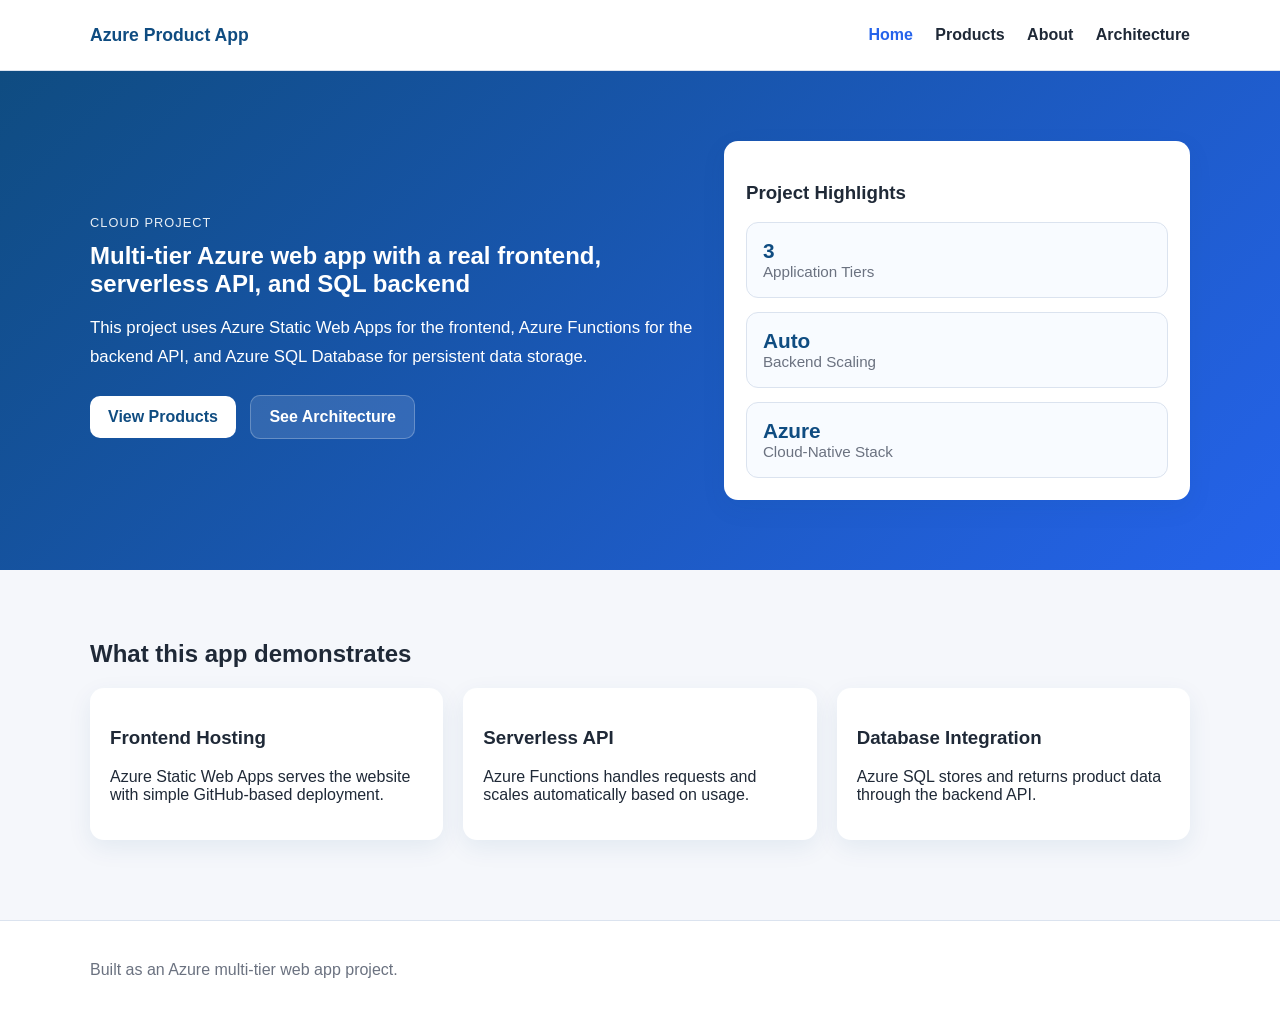
<file: index.html>
<!DOCTYPE html>
<html lang="en">
<head>
  <meta charset="UTF-8" />
  <meta name="viewport" content="width=device-width, initial-scale=1.0" />
  <title>Azure Product App | Home</title>
  <link rel="stylesheet" href="styles.css" />
</head>
<body>
  <header class="site-header">
    <div class="container nav">
      <div class="brand">Azure Product App</div>
      <nav>
        <a href="index.html" class="active">Home</a>
        <a href="products.html">Products</a>
        <a href="about.html">About</a>
        <a href="architecture.html">Architecture</a>
      </nav>
    </div>
  </header>

  <main>
    <section class="hero">
      <div class="container hero-grid">
        <div>
          <p class="eyebrow">Cloud Project</p>
          <h1>Multi-tier Azure web app with a real frontend, serverless API, and SQL backend</h1>
          <p class="lead">
            This project uses Azure Static Web Apps for the frontend, Azure Functions for the backend API,
            and Azure SQL Database for persistent data storage.
          </p>
          <div class="hero-actions">
            <a class="btn btn-primary" href="products.html">View Products</a>
            <a class="btn btn-secondary" href="architecture.html">See Architecture</a>
          </div>
        </div>

        <div class="hero-card">
          <h3>Project Highlights</h3>
          <div class="stats">
            <div class="stat-card">
              <span class="stat-number">3</span>
              <span class="stat-label">Application Tiers</span>
            </div>
            <div class="stat-card">
              <span class="stat-number">Auto</span>
              <span class="stat-label">Backend Scaling</span>
            </div>
            <div class="stat-card">
              <span class="stat-number">Azure</span>
              <span class="stat-label">Cloud-Native Stack</span>
            </div>
          </div>
        </div>
      </div>
    </section>

    <section class="section">
      <div class="container">
        <h2>What this app demonstrates</h2>
        <div class="feature-grid">
          <div class="feature-card">
            <h3>Frontend Hosting</h3>
            <p>Azure Static Web Apps serves the website with simple GitHub-based deployment.</p>
          </div>
          <div class="feature-card">
            <h3>Serverless API</h3>
            <p>Azure Functions handles requests and scales automatically based on usage.</p>
          </div>
          <div class="feature-card">
            <h3>Database Integration</h3>
            <p>Azure SQL stores and returns product data through the backend API.</p>
          </div>
        </div>
      </div>
    </section>
  </main>

  <footer class="site-footer">
    <div class="container">
      <p>Built as an Azure multi-tier web app project.</p>
    </div>
  </footer>
</body>
</html>
</file>
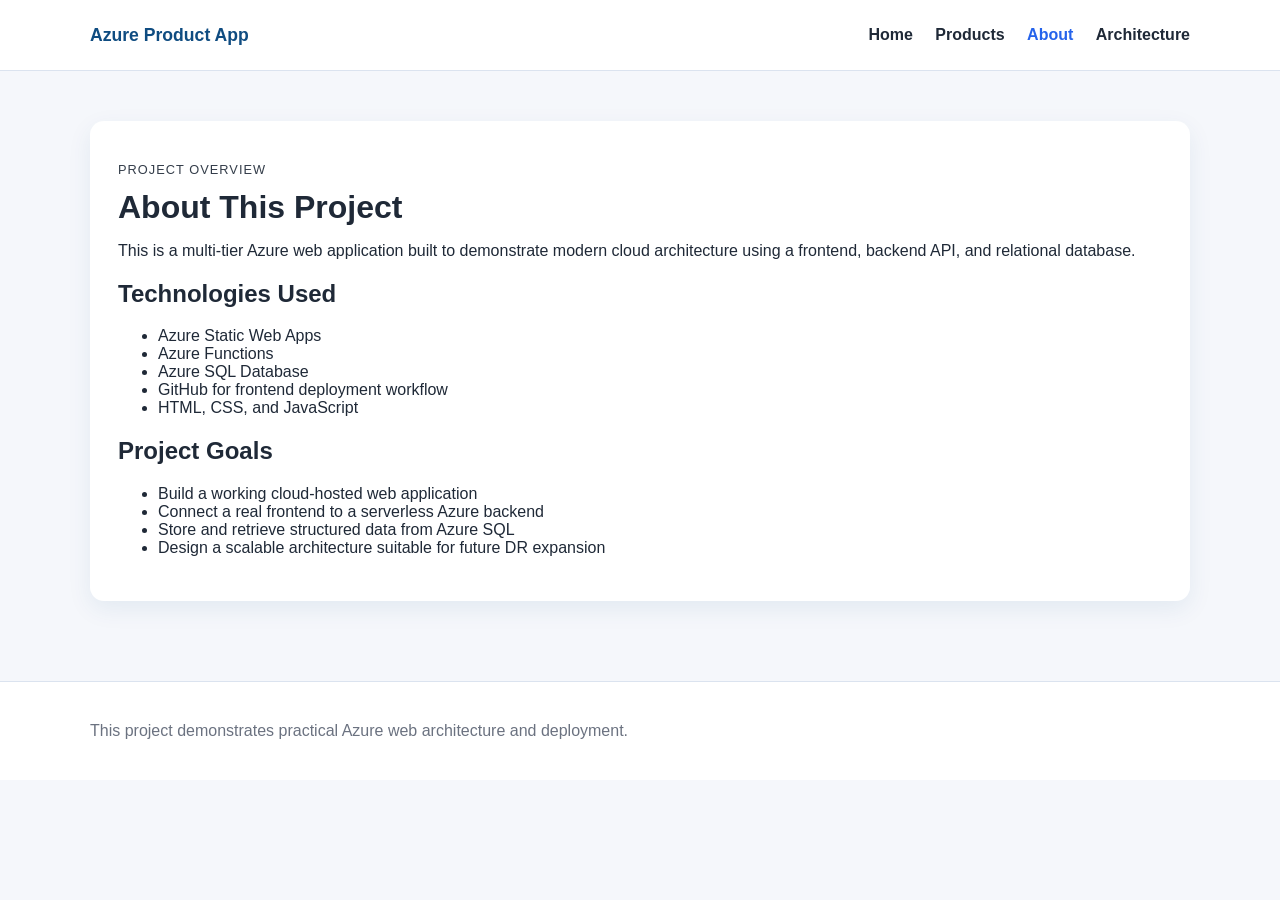
<file: about.html>
<!DOCTYPE html>
<html lang="en">
<head>
  <meta charset="UTF-8" />
  <meta name="viewport" content="width=device-width, initial-scale=1.0" />
  <title>Azure Product App | About</title>
  <link rel="stylesheet" href="styles.css" />
</head>
<body>
  <header class="site-header">
    <div class="container nav">
      <div class="brand">Azure Product App</div>
      <nav>
        <a href="index.html">Home</a>
        <a href="products.html">Products</a>
        <a href="about.html" class="active">About</a>
        <a href="architecture.html">Architecture</a>
      </nav>
    </div>
  </header>

  <main class="section">
    <div class="container prose-card">
      <p class="eyebrow">Project Overview</p>
      <h1>About This Project</h1>
      <p>
        This is a multi-tier Azure web application built to demonstrate modern cloud architecture using
        a frontend, backend API, and relational database.
      </p>

      <h2>Technologies Used</h2>
      <ul>
        <li>Azure Static Web Apps</li>
        <li>Azure Functions</li>
        <li>Azure SQL Database</li>
        <li>GitHub for frontend deployment workflow</li>
        <li>HTML, CSS, and JavaScript</li>
      </ul>

      <h2>Project Goals</h2>
      <ul>
        <li>Build a working cloud-hosted web application</li>
        <li>Connect a real frontend to a serverless Azure backend</li>
        <li>Store and retrieve structured data from Azure SQL</li>
        <li>Design a scalable architecture suitable for future DR expansion</li>
      </ul>
    </div>
  </main>

  <footer class="site-footer">
    <div class="container">
      <p>This project demonstrates practical Azure web architecture and deployment.</p>
    </div>
  </footer>
</body>
</html>
</file>
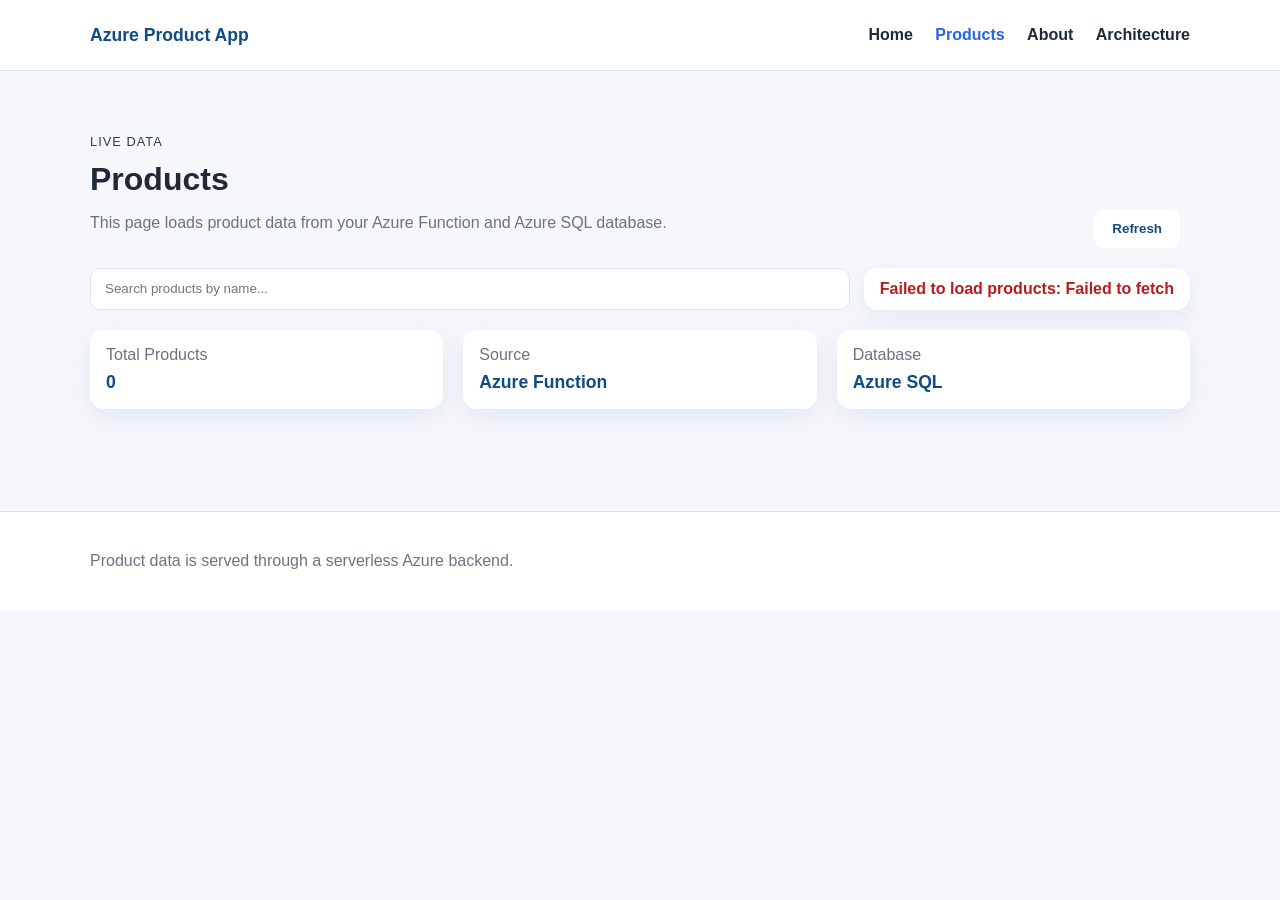
<file: products.html>
<!DOCTYPE html>
<html lang="en">
<head>
  <meta charset="UTF-8" />
  <meta name="viewport" content="width=device-width, initial-scale=1.0" />
  <title>Azure Product App | Products</title>
  <link rel="stylesheet" href="styles.css" />
</head>
<body>
  <header class="site-header">
    <div class="container nav">
      <div class="brand">Azure Product App</div>
      <nav>
        <a href="index.html">Home</a>
        <a href="products.html" class="active">Products</a>
        <a href="about.html">About</a>
        <a href="architecture.html">Architecture</a>
      </nav>
    </div>
  </header>

  <main class="section">
    <div class="container">
      <div class="page-header">
        <div>
          <p class="eyebrow">Live Data</p>
          <h1>Products</h1>
          <p class="lead-small">This page loads product data from your Azure Function and Azure SQL database.</p>
        </div>
        <button id="refreshBtn" class="btn btn-primary">Refresh</button>
      </div>

      <div class="toolbar">
        <input id="searchInput" type="text" placeholder="Search products by name..." />
        <div class="status-box">
          <span id="statusMessage">Loading products...</span>
        </div>
      </div>

      <div class="summary-cards">
        <div class="summary-card">
          <span class="summary-label">Total Products</span>
          <span id="productCount" class="summary-value">0</span>
        </div>
        <div class="summary-card">
          <span class="summary-label">Source</span>
          <span class="summary-value">Azure Function</span>
        </div>
        <div class="summary-card">
          <span class="summary-label">Database</span>
          <span class="summary-value">Azure SQL</span>
        </div>
      </div>

      <div id="productGrid" class="product-grid"></div>
    </div>
  </main>

  <footer class="site-footer">
    <div class="container">
      <p>Product data is served through a serverless Azure backend.</p>
    </div>
  </footer>

  <script src="config.js"></script>
  <script src="product.js"></script>
</body>
</html>
</file>
<file: styles.css>
* {
  box-sizing: border-box;
}

:root {
  --bg: #f5f7fb;
  --surface: #ffffff;
  --text: #1f2937;
  --muted: #6b7280;
  --primary: #0f4c81;
  --primary-2: #2563eb;
  --border: #dbe3ef;
  --shadow: 0 8px 24px rgba(15, 76, 129, 0.08);
}

body {
  margin: 0;
  font-family: Arial, sans-serif;
  background: var(--bg);
  color: var(--text);
}

.container {
  width: min(1100px, calc(100% - 40px));
  margin: 0 auto;
}

.site-header {
  background: #fff;
  border-bottom: 1px solid var(--border);
  position: sticky;
  top: 0;
  z-index: 10;
}

.nav {
  display: flex;
  justify-content: space-between;
  align-items: center;
  min-height: 70px;
}

.brand {
  font-weight: 700;
  color: var(--primary);
  font-size: 1.1rem;
}

nav a {
  margin-left: 18px;
  text-decoration: none;
  color: var(--text);
  font-weight: 600;
}

nav a.active,
nav a:hover {
  color: var(--primary-2);
}

.hero {
  background: linear-gradient(135deg, #0f4c81, #2563eb);
  color: white;
  padding: 70px 0;
}

.hero-grid {
  display: grid;
  grid-template-columns: 1.3fr 1fr;
  gap: 28px;
  align-items: center;
}

.eyebrow {
  text-transform: uppercase;
  letter-spacing: 0.08em;
  font-size: 0.8rem;
  opacity: 0.9;
  margin-bottom: 12px;
}

.hero h1,
.page-header h1,
.prose-card h1 {
  margin: 0 0 16px;
  line-height: 1.15;
}

.lead {
  font-size: 1.05rem;
  line-height: 1.7;
  max-width: 700px;
}

.lead-small {
  color: var(--muted);
  margin-top: 8px;
}

.hero-actions {
  margin-top: 24px;
}

.btn {
  display: inline-block;
  text-decoration: none;
  border: none;
  border-radius: 10px;
  padding: 12px 18px;
  font-weight: 700;
  cursor: pointer;
}

.btn-primary {
  background: white;
  color: var(--primary);
  margin-right: 10px;
}

.btn-secondary {
  background: rgba(255,255,255,0.12);
  color: white;
  border: 1px solid rgba(255,255,255,0.25);
}

.hero-card,
.feature-card,
.summary-card,
.product-card,
.prose-card,
.status-box {
  background: var(--surface);
  border-radius: 14px;
  box-shadow: var(--shadow);
}

.hero-card {
  color: var(--text);
  padding: 22px;
}

.stats {
  display: grid;
  gap: 14px;
  margin-top: 18px;
}

.stat-card {
  padding: 16px;
  border-radius: 12px;
  background: #f8fbff;
  border: 1px solid var(--border);
}

.stat-number {
  display: block;
  font-size: 1.3rem;
  font-weight: 700;
  color: var(--primary);
}

.stat-label {
  color: var(--muted);
  font-size: 0.95rem;
}

.section {
  padding: 50px 0;
}

.feature-grid,
.summary-cards,
.product-grid {
  display: grid;
  gap: 20px;
}

.feature-grid {
  grid-template-columns: repeat(auto-fit, minmax(220px, 1fr));
}

.feature-card {
  padding: 20px;
}

.page-header {
  display: flex;
  justify-content: space-between;
  align-items: end;
  gap: 20px;
  margin-bottom: 20px;
}

.toolbar {
  display: flex;
  flex-wrap: wrap;
  gap: 14px;
  margin-bottom: 20px;
}

.toolbar input {
  flex: 1;
  min-width: 260px;
  padding: 12px 14px;
  border: 1px solid var(--border);
  border-radius: 10px;
}

.status-box {
  padding: 12px 16px;
  display: flex;
  align-items: center;
}

.summary-cards {
  grid-template-columns: repeat(auto-fit, minmax(180px, 1fr));
  margin-bottom: 22px;
}

.summary-card {
  padding: 16px;
}

.summary-label {
  display: block;
  color: var(--muted);
  margin-bottom: 8px;
}

.summary-value {
  font-size: 1.1rem;
  font-weight: 700;
  color: var(--primary);
}

.product-grid {
  grid-template-columns: repeat(auto-fit, minmax(240px, 1fr));
}

.product-card {
  padding: 18px;
}

.product-card h3 {
  margin-top: 0;
  color: var(--primary);
}

.prose-card {
  padding: 28px;
}

.arch-box {
  margin: 28px 0;
  padding: 24px;
  background: #f8fbff;
  border-radius: 14px;
  border: 1px solid var(--border);
  text-align: center;
}

.arch-step {
  font-weight: 700;
  color: var(--primary);
}

.arch-arrow {
  margin: 10px 0;
  color: var(--muted);
  font-size: 1.2rem;
}

.site-footer {
  border-top: 1px solid var(--border);
  padding: 24px 0;
  color: var(--muted);
  background: #fff;
  margin-top: 30px;
}

.error {
  color: #b91c1c;
  font-weight: 700;
}

@media (max-width: 800px) {
  .hero-grid,
  .page-header {
    grid-template-columns: 1fr;
    display: block;
  }

  .page-header button {
    margin-top: 16px;
  }

  nav a {
    margin-left: 12px;
    font-size: 0.95rem;
  }
}
</file>
